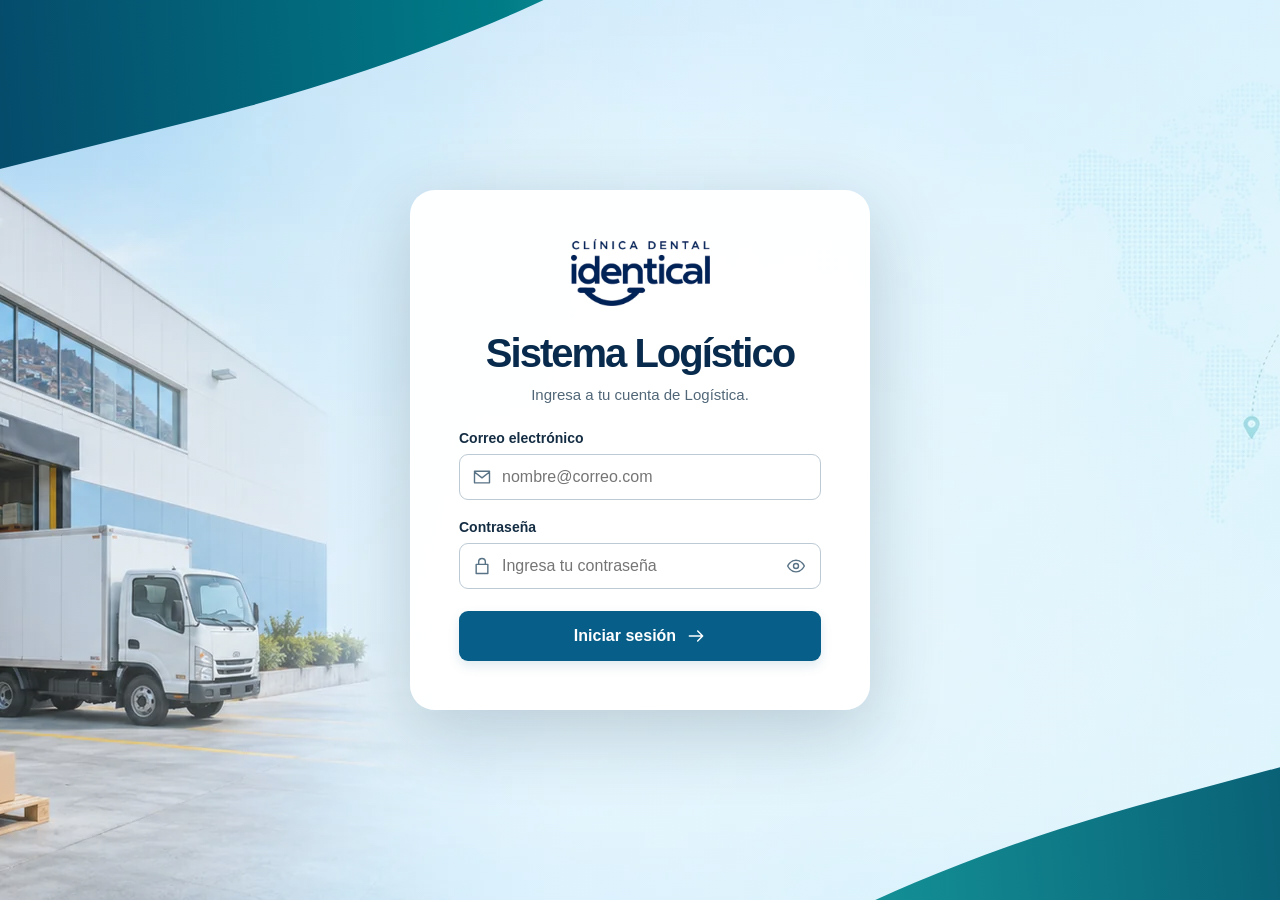
<file: index.html>
<!doctype html>
<html lang="es-PE">
<head>
<meta charset="utf-8"><meta name="viewport" content="width=device-width,initial-scale=1">
<meta name="color-scheme" content="light"><meta name="theme-color" content="#092c47">
<meta name="referrer" content="no-referrer"><meta name="robots" content="noindex,nofollow">
<title>Sistema Logístico · Identical</title>
<link rel="icon" href="./identical.jpg"><link rel="stylesheet" href="./portal.css"><link rel="stylesheet" href="./modulos.css">
<script type="module" src="./portal.js?v=20261126-qr8"></script>
</head>
<body>
<main id="login" class="login">
  <div class="franja" aria-hidden="true"></div>
  <section class="login-card" aria-labelledby="titulo-login">
    <img class="brand-login" src="./identical.jpg" alt="Clínica Dental Identical" width="170" height="82">
    <div class="login-intro"><h1 id="titulo-login">Sistema Logístico</h1><p>Ingresa a tu cuenta de Logística.</p></div>
    <form id="login-form">
      <label for="email">Correo electrónico</label>
      <div class="field"><span data-icon="mail" aria-hidden="true"></span><input id="email" name="email" type="email" autocomplete="username" placeholder="nombre@correo.com" required></div>
      <label for="password">Contraseña</label>
      <div class="field"><span data-icon="lock" aria-hidden="true"></span><input id="password" name="password" type="password" autocomplete="current-password" placeholder="Ingresa tu contraseña" required><button type="button" id="reveal" class="plain" aria-label="Mostrar contraseña" aria-pressed="false"><span data-icon="eye"></span></button></div>
      <p id="login-message" class="feedback" role="status" aria-live="polite"></p>
      <button type="submit" id="enter" class="enter"><span>Iniciar sesión</span><span data-icon="arrow"></span></button>
    </form>
  </section>
</main>
<div id="app" hidden>
  <header class="header">
    <div class="header-inner">
      <button type="button" id="home-brand" class="brand-bar" aria-label="Ir a módulos"><img src="./identical.jpg" alt="Identical"><span>Logística</span></button>
      <div class="header-tools"><span id="user-email"></span><button type="button" id="logout" class="outline"><span data-icon="exit"></span>Cerrar sesión</button></div>
    </div>
    <nav id="nav" aria-label="Navegación principal"><div><button data-go="home">Módulos</button><button data-go="kardex">Kardex</button><button data-go="maestra">Data Maestra</button><button data-go="qr">Etiquetas QR</button></div></nav>
  </header>
  <main id="content" class="content" tabindex="-1"></main>
  <footer class="footer"><span>Clínica Dental Identical</span><span>Sistema Logístico</span></footer>
</div>
<noscript>Activa JavaScript en el navegador para ingresar al sistema logístico.</noscript>
</body></html>
</file>
<file: portal.css>
:root{font-family:"DM Sans","Segoe UI",Arial,sans-serif;color:#142d43;background:#f3f7f9;font-synthesis:none;--navy:#092c47;--teal:#007e80;--ink:#142d43;--muted:#516778;--border:#d6e1e7;--shadow:0 12px 35px rgb(13 46 65 / .08)}
*{box-sizing:border-box}body{margin:0}button,input,select,textarea{font:inherit}button{cursor:pointer}button:disabled{cursor:default}button:focus-visible,a:focus-visible,input:focus-visible,select:focus-visible,textarea:focus-visible{outline:3px solid #00a0ad;outline-offset:3px}[hidden]{display:none!important}
.login{min-height:100vh;min-height:100svh;display:grid;place-items:center;padding:clamp(24px,6vw,84px) 20px;background:#deebf0 url("./almacen.webp") center/cover no-repeat;position:relative;isolation:isolate;overflow:hidden}
.login::before{content:"";position:absolute;inset:0;background:linear-gradient(110deg,rgba(4,49,66,.05),rgba(243,250,252,.3) 45%,rgba(235,249,251,.63));z-index:-1}
.franja{position:absolute;left:-14vw;top:-13vw;width:75vw;height:20vw;transform:rotate(-14deg);background:linear-gradient(100deg,#073a61,#007c87 70%,#33beb7);border-radius:0 0 65% 5%;z-index:-1}
.login::after{content:"";position:absolute;bottom:-11vw;right:-12vw;width:62vw;height:16vw;transform:rotate(-15deg);border-radius:70% 0 0 0;background:linear-gradient(100deg,#19aca8,#06506b);z-index:-1}
.login-card{width:min(100%,460px);border:1px solid rgba(255,255,255,.9);border-radius:25px;padding:clamp(28px,4vw,48px);background:rgb(255 255 255 / .97);box-shadow:0 22px 72px rgb(12 50 71 / .21)}
.brand-login{display:block;width:139px;height:auto;margin:0 auto 26px}.login-intro{text-align:center;margin-bottom:27px}.login-intro h1{color:#082b4d;letter-spacing:-.05em;font-size:clamp(31px,4.2vw,40px);line-height:1.09;margin:0}.login-intro p{margin:10px 0 0;color:var(--muted);font-size:15px}
.login label{display:block;font-size:14px;font-weight:690;margin:19px 0 8px}.field{display:flex;align-items:center;gap:10px;border:1px solid #bccad5;border-radius:9px;padding:0 12px;background:white;color:#587286}.field:focus-within{border-color:#028489;box-shadow:0 0 0 3px #d8f0ef}.field input{width:100%;min-width:0;border:none;outline:none;padding:13px 0;color:var(--ink);background:transparent}.field input:focus-visible{outline:none}.field .plain{background:none;border:0;padding:7px 2px;color:inherit}
[data-icon] svg{width:20px;height:20px;display:block;stroke:currentColor;fill:none;stroke-width:1.7;stroke-linecap:round;stroke-linejoin:round}.feedback{font-size:14px;line-height:1.45;color:#9d3231;margin:10px 0}.feedback:empty{display:none}.enter,.outline{display:inline-flex;align-items:center;justify-content:center;gap:10px;border-radius:9px;font-weight:650}.enter{width:100%;background:#075e88;border:1px solid transparent;color:white;padding:14px 18px;margin:22px 0 0;box-shadow:0 5px 12px rgb(0 93 128 / .13)}.enter:hover{background:#08496d}.enter:disabled,.outline:disabled{opacity:.65}.outline{border:1px solid var(--border);background:white;color:var(--navy);padding:9px 14px}.outline:hover{background:#edf6f7}
#app{min-height:100vh;display:flex;flex-direction:column}.header{background:white;border-bottom:1px solid var(--border)}.header-inner,.header nav>div,.content,.footer{width:min(100% - clamp(30px,7vw,92px),1480px);margin-inline:auto}.header-inner,.header-tools{display:flex;align-items:center;justify-content:space-between;gap:16px}.header-inner{min-height:76px}.brand-bar{padding:0;background:none;border:0;display:flex;align-items:center;color:var(--navy);gap:20px}.brand-bar img{width:91px;display:block}.brand-bar span{padding-left:20px;border-left:1px solid var(--border);font-size:21px;font-weight:650;letter-spacing:-.03em}.header-tools{font-size:13px;color:var(--muted)}.header nav{background:#092e4b}.header nav>div{display:flex;gap:12px;overflow-x:auto;scrollbar-width:thin}.header nav button{flex:none;background:transparent;color:#d4e4ed;border:0;padding:15px 11px 12px;border-bottom:3px solid transparent;font-size:14px;font-weight:600}.header nav button[aria-current=page]{color:white;border-color:#4ed1c1}.header nav button:hover{color:#fff;background:#133f58}
.content{padding:clamp(24px,4vw,52px) 0;flex:1;outline:none}.home-heading{margin:3px 0 24px}.home-heading h1,.qr-heading h1{font-size:clamp(29px,4vw,40px);line-height:1.13;letter-spacing:-.045em;margin:0}.home-heading p,.qr-heading p{margin:9px 0 0;color:var(--muted);line-height:1.5}.module-grid{display:grid;grid-template-columns:repeat(2,minmax(0,1fr));gap:18px;max-width:1080px}.module-card{display:flex;flex-direction:column;align-items:flex-start;gap:12px;text-align:left;min-height:192px;padding:25px 27px;border-radius:15px;background:#fff;border:1px solid #cbdde0;box-shadow:0 3px 14px rgb(8 48 67 / .04);color:var(--ink)}button.module-card:hover{border-color:#008185;box-shadow:var(--shadow)}.module-card h2{font-size:23px;letter-spacing:-.035em;margin:0}.module-card p{margin:0;color:var(--muted);font-size:15px;line-height:1.45}.module-icon{border-radius:11px;width:43px;height:43px;display:grid;place-content:center;background:#e7f3f2;color:#087e79}.module-icon svg{width:24px;height:24px}.module-card.maestra .module-icon{background:#e9f1fb;color:#2c6795}.module-card.inactive{background:#f8fafb;border-color:#e0e7eb;box-shadow:none}.inactive .module-icon{color:#688090;background:#e9eff2}.card-action{font-size:13px;font-weight:650;color:#007c7f;display:flex;align-items:center;gap:8px;margin-top:auto}.card-action svg{width:15px;height:15px}.inactive .card-action{color:#667888}
.qr-heading{display:flex;align-items:center;justify-content:space-between;gap:12px;margin-bottom:18px}.qr-frame{width:100%;border:1px solid var(--border);border-radius:12px;background:white;min-height:700px;height:82vh}.footer{border-top:1px solid var(--border);color:#627583;padding:18px 0;display:flex;justify-content:space-between;gap:12px;font-size:12px}.portal-error{color:#942c2a;border:1px solid #efcfce;border-radius:10px;background:#fff7f5;padding:15px}
@media(max-width:680px){.module-grid{gap:10px}.module-card{padding:17px;min-height:174px;gap:10px}.module-card h2{font-size:19px}.module-card p{font-size:13px}.header-inner{min-height:62px}.header nav>div{gap:3px}.header nav button{padding:12px 6px 9px;font-size:13px}.brand-bar img{width:75px}.brand-bar,.header-tools{gap:10px}.brand-bar span{font-size:16px;padding-left:10px}#user-email{display:none}.outline{padding:8px 9px;font-size:13px}.qr-frame{min-height:620px}.login-card{border-radius:18px}.footer{font-size:11px}}
@media(max-width:385px){.module-grid{grid-template-columns:1fr}.module-card{min-height:142px}.header nav button{font-size:12px}}
</file>
<file: modulos.css>
.ix-module,.ix-dialog {
  --ix-navy:#113751;
  --ix-text:#193348;
  --ix-muted:#526c7c;
  --ix-border:#d9e4e9;
  --ix-teal:#00797b;
  --ix-soft:#f3f8fa;
  color:var(--ix-text);
  font-family:"DM Sans","Segoe UI",Arial,sans-serif;
  font-size:14px;
  line-height:1.45;
}

.ix-module {
  display:grid;
  gap:18px;
  min-width:0;
}

.ix-module *,.ix-dialog * {
  box-sizing:border-box;
}

.ix-pagehead,.ix-title,.ix-head-actions,.ix-cardhead,.ix-actions,.ix-dialog-head,.ix-dialog-foot,.ix-pager,.ix-side-row,.ix-side-count,.ix-product-line {
  display:flex;
  align-items:center;
}

.ix-pagehead,.ix-cardhead,.ix-dialog-head,.ix-pager,.ix-side-row {
  justify-content:space-between;
  gap:12px;
}

.ix-title,.ix-head-actions,.ix-cardhead h2,.ix-dialog-foot,.ix-product-line {
  gap:12px;
}

.ix-title h1,.ix-cardhead h2,.ix-dialog-head h2,.ix-product-line h3,.ix-search-empty p,.ix-notice {
  margin:0;
}

.ix-title h1 {
  font-size:clamp(30px,3.5vw,42px);
  letter-spacing:-.045em;
  line-height:1.12;
  color:var(--ix-navy);
}

.ix-title-icon,.ix-stat-icon,.ix-quick-icon,.ix-tool-icon,.ix-search-empty>span {
  display:grid;
  place-items:center;
  flex:none;
  border-radius:13px;
}

.ix-title-icon {
  width:45px;
  height:45px;
  background:#dcefed;
  color:#047775;
}

.ix-title-icon svg {
  width:25px;
  height:25px;
}

.ix-asof,.ix-hint,.ix-empty-inline,.ix-pager>span {
  color:var(--ix-muted);
  font-size:13px;
}

.ix-head-actions {
  flex-wrap:wrap;
  justify-content:flex-end;
}

.ix-module button,.ix-dialog button,.ix-module input,.ix-dialog input,.ix-module select,.ix-dialog select,.ix-dialog textarea {
  font:inherit;
}

.ix-button,.ix-tool,.ix-stat,.ix-code-link,.ix-side-row,.ix-suggestions button {
  transition:background .14s,border-color .14s,box-shadow .14s;
}

.ix-button {
  display:inline-flex;
  align-items:center;
  justify-content:center;
  gap:7px;
  min-height:38px;
  padding:8px 13px;
  background:#fff;
  color:var(--ix-navy);
  border:1px solid #c8d8df;
  border-radius:8px;
  font-size:14px;
  font-weight:650;
  line-height:1.2;
}

.ix-button svg {
  width:17px;
  height:17px;
  flex:none;
}

.ix-button:hover:enabled {
  background:#eef7f7;
  border-color:#88b6b8;
}

.ix-button:disabled,.ix-dialog input:disabled,.ix-dialog select:disabled {
  opacity:.54;
  cursor:default;
}

.ix-button.ix-small {
  min-height:31px;
  padding:5px 9px;
  font-size:12px;
}

.ix-small svg,.ix-text svg {
  width:15px;
  height:15px;
}

.ix-primary,.ix-green,.ix-blue {
  color:#fff;
  border-color:transparent;
}

.ix-primary {
  background:#007a7e;
}

.ix-primary:hover:enabled {
  color:#fff;
  background:#006467;
}

.ix-green {
  background:#08794f;
}

.ix-green:hover:enabled {
  color:#fff;
  background:#075e3e;
}

.ix-blue {
  background:#09649a;
}

.ix-blue:hover:enabled {
  background:#07527e;
  color:#fff;
}

.ix-outlined {
  border-color:#61a7aa;
  color:#006b70;
}

.ix-danger {
  color:#a03336;
  border-color:#ddb8ba;
}

.ix-danger:hover:enabled {
  color:#852629;
  background:#fff1f1;
  border-color:#c68587;
}

.ix-solid-danger {
  color:white;
  background:#a53638;
  border-color:#a53638;
}

.ix-solid-danger:hover:enabled {
  background:#84282a;
  color:white;
  border-color:#84282a;
}

.ix-text {
  border-color:transparent;
  background:transparent;
  color:#006c70;
  min-height:30px;
  padding:3px 5px;
  font-size:13px;
}

.ix-icon {
  padding:6px;
  width:32px;
  height:32px;
  min-height:32px;
}

.ix-icon>span {
  position:absolute;
  width:1px;
  height:1px;
  clip-path:inset(50%);
  overflow:hidden;
}

.ix-actions {
  flex-wrap:wrap;
  gap:6px;
}

.ix-module :focus-visible,.ix-dialog :focus-visible {
  outline:3px solid #00969f;
  outline-offset:3px;
}

.ix-nav {
  display:flex;
  gap:4px;
  overflow-x:auto;
  max-width:100%;
  border-bottom:1px solid var(--ix-border);
  scrollbar-width:thin;
  scrollbar-color:#bad0d5 transparent;
  padding:0 2px 3px;
}

.ix-nav .ix-button {
  flex:none;
  min-height:42px;
  background:transparent;
  color:#536c7c;
  border:0;
  border-bottom:3px solid transparent;
  border-radius:6px 6px 0 0;
  padding:9px 12px;
  font-size:13px;
}

.ix-nav .ix-button.is-current {
  background:#e3f2f1;
  color:#075f64;
  border-bottom-color:#008887;
}

.ix-nav .ix-button:hover {
  background:#eef5f6;
}

.ix-stats {
  display:grid;
  grid-template-columns:repeat(4,minmax(0,1fr));
  gap:13px;
}

.ix-stat {
  display:flex;
  align-items:center;
  gap:12px;
  min-width:0;
  text-align:left;
  padding:clamp(13px,1.5vw,22px);
  border:1px solid #d4e6e4;
  border-radius:14px;
  color:var(--ix-navy);
  background:#eef7f5;
}

.ix-stat.mint {
  background:#eaf6f2;
}

.ix-stat.sky {
  background:#edf5fc;
  border-color:#d6e5f1;
}

.ix-stat.lilac {
  background:#f2effa;
  border-color:#e3deee;
}

.ix-stat.peach {
  background:#fcf4e9;
  border-color:#efdfc9;
}

.ix-stat:hover:enabled,.ix-tool:hover:enabled,.ix-side-row:hover:enabled {
  box-shadow:0 2px 10px #123c4610;
  border-color:#83aaa9;
}

.ix-stat-icon {
  width:43px;
  height:43px;
  background:#d3eee3;
  color:#177c5b;
}

.ix-stat.sky .ix-stat-icon {
  background:#d7e9fb;
  color:#2f719f;
}

.ix-stat.lilac .ix-stat-icon {
  background:#e7def6;
  color:#7655a5;
}

.ix-stat.peach .ix-stat-icon {
  background:#f8e4c9;
  color:#a36419;
}

.ix-stat-icon svg {
  width:24px;
  height:24px;
}

.ix-stat-values {
  min-width:0;
}

.ix-stat-values>span {
  display:block;
  color:#3c5263;
  font-size:12px;
  font-weight:650;
}

.ix-stat-values strong {
  display:block;
  font-size:clamp(24px,2.6vw,35px);
  line-height:1.15;
  letter-spacing:-.055em;
}

.ix-card {
  min-width:0;
  padding:clamp(16px,2vw,26px);
  background:#fff;
  border:1px solid var(--ix-border);
  border-radius:15px;
  box-shadow:0 4px 16px #123b4d08;
}

.ix-cardhead {
  margin-bottom:14px;
  flex-wrap:wrap;
}

.ix-cardhead h2,.ix-dialog-head h2 {
  font-size:clamp(17px,1.55vw,21px);
  letter-spacing:-.03em;
  font-weight:700;
  color:var(--ix-navy);
  line-height:1.25;
}

.ix-cardhead h2 {
  display:flex;
  align-items:center;
}

.ix-cardhead h2 svg {
  color:#14787c;
  flex:none;
}

.ix-columns {
  display:grid;
  grid-template-columns:minmax(0,2fr) minmax(245px,1fr);
  align-items:start;
  gap:16px;
}

.ix-operation-bar,.ix-filters,.ix-finder {
  display:flex;
  flex-wrap:wrap;
  align-items:center;
  gap:8px;
}

.ix-operation-bar .ix-button {
  min-height:41px;
  padding-inline:18px;
}

.ix-finder,.ix-filters {
  margin-bottom:14px;
}

.ix-searchbox {
  display:flex;
  align-items:center;
  gap:8px;
  min-width:145px;
  flex:1 1 200px;
  border:1px solid #c9d7df;
  background:#fff;
  border-radius:8px;
  color:#66808e;
  padding:0 11px;
}

.ix-searchbox:focus-within {
  border-color:#007e86;
  box-shadow:0 0 0 2px #d8efee;
}

.ix-searchbox svg {
  width:17px;
  height:17px;
  flex:none;
}

.ix-searchbox input,.ix-module select,.ix-dialog input,.ix-dialog select,.ix-dialog textarea {
  height:38px;
  color:var(--ix-text);
  background:#fff;
  max-width:100%;
}

.ix-searchbox input {
  border:0;
  outline:0;
  min-width:0;
  width:100%;
  padding:6px 0;
  background:transparent;
}

.ix-searchbox input:focus-visible {
  outline:0;
}

.ix-module select,.ix-dialog select,.ix-dialog input,.ix-dialog textarea {
  border:1px solid #c9d7df;
  border-radius:7px;
  padding:6px 9px;
}

.ix-search-empty {
  display:flex;
  align-items:center;
  gap:13px;
  padding:18px 16px;
  border:1px dashed #cddfe2;
  background:#f7fbfa;
  border-radius:10px;
}

.ix-search-empty>span,.ix-quick-icon,.ix-tool-icon {
  height:38px;
  width:38px;
  background:#e1f0ef;
  color:#14797b;
}

.ix-search-empty p {
  color:var(--ix-muted);
  font-size:13px;
  margin-top:2px;
}

.ix-list {
  display:grid;
  gap:6px;
}

.ix-side-row,.ix-suggestions button {
  width:100%;
  text-align:left;
  background:#fff;
  color:var(--ix-text);
  border:1px solid var(--ix-border);
  border-radius:8px;
  font-size:13px;
  font-weight:550;
  padding:9px 11px;
}

.ix-side-count {
  gap:5px;
  color:#467181;
  font-size:12px;
  font-weight:550;
}

.ix-side-count svg {
  width:14px;
  height:14px;
}

.ix-quick-result {
  display:grid;
  gap:12px;
}

.ix-product-line {
  align-items:flex-start;
}

.ix-product-line h3 {
  font-size:17px;
  line-height:1.25;
  letter-spacing:-.02em;
  margin-top:5px;
}

.ix-code {
  font-family:"IBM Plex Mono",ui-monospace,Consolas,monospace;
  font-size:12px;
  font-weight:550;
  color:#245068;
  letter-spacing:.01em;
}

.ix-code-link {
  background:#edf5f7;
  border:1px solid transparent;
  color:#06646a;
  border-radius:5px;
  padding:3px 5px;
}

.ix-code-link:hover {
  border-color:#83b7b8;
  background:#e3f2f1;
}

.ix-kv-inline,.ix-kv-inline dt,.ix-kv-inline dd,.ix-details,.ix-details dt,.ix-details dd {
  margin:0;
}

.ix-kv-inline {
  display:flex;
  flex-wrap:wrap;
  gap:9px 24px;
  background:#f5f9fa;
  padding:11px 13px;
  border-radius:8px;
}

.ix-kv-inline dt,.ix-details dt {
  color:#546c7b;
  font-size:12px;
}

.ix-kv-inline dd {
  font-size:14px;
  font-weight:650;
}

.ix-suggestions {
  display:grid;
  gap:5px;
}

.ix-suggestions button {
  display:flex;
  align-items:center;
  gap:10px;
}

.ix-suggestions button svg {
  margin-left:auto;
  width:16px;
  height:16px;
}

.ix-suggestions button:hover {
  background:#f3f9fa;
}

.ix-hint,.ix-empty-inline {
  margin:8px 0;
}

.ix-table-scroll {
  max-width:100%;
  overflow:auto;
  scrollbar-width:thin;
  scrollbar-color:#b7cbd0 transparent;
  border:1px solid var(--ix-border);
  border-radius:8px;
}

.ix-table {
  width:100%;
  border-collapse:collapse;
  text-align:left;
  font-size:13px;
  line-height:1.4;
}

.ix-table th,.ix-table td {
  padding:9px 10px;
  vertical-align:middle;
  border-bottom:1px solid #e5ecef;
  word-break:normal;
}

.ix-table th {
  white-space:nowrap;
  color:#526a79;
  background:#edf3f6;
  font-size:12px;
  font-weight:670;
}

.ix-table tbody tr:last-child td {
  border:0;
}

.ix-table tbody tr:nth-child(even) {
  background:#fbfdfe;
}

.ix-table tbody tr:hover {
  background:#f3f9fa;
}

.ix-table .is-num {
  text-align:right;
  font-variant-numeric:tabular-nums;
  white-space:nowrap;
}

.ix-table td .ix-actions {
  flex-wrap:nowrap;
}

.ix-table .ix-empty,.ix-empty-inline {
  text-align:left;
  color:var(--ix-muted);
}

.ix-table .ix-empty {
  padding:18px;
}

.ix-badge {
  display:inline-block;
  white-space:nowrap;
  font-size:11px;
  font-weight:700;
  line-height:1.4;
  padding:3px 7px;
  border-radius:5px;
  background:#e9eff3;
  color:#385569;
}

.ix-badge.green,.ix-badge.success {
  background:#e0f1e7;
  color:#246646;
}

.ix-badge.blue {
  background:#e1edf8;
  color:#255c84;
}

.ix-badge.violet {
  background:#ede5f8;
  color:#68478c;
}

.ix-badge.amber {
  background:#fbedd2;
  color:#80541c;
}

.ix-badge.red,.ix-badge.error {
  background:#fae4e3;
  color:#9b3839;
}

.ix-badge.muted {
  background:#edf0f2;
  color:#596772;
}

.ix-pager {
  margin-top:12px;
  flex-wrap:wrap;
}

.ix-pager>div {
  display:flex;
  gap:6px;
}

.ix-tool-grid {
  display:grid;
  grid-template-columns:repeat(auto-fit,minmax(min(200px,100%),1fr));
  gap:10px;
}

.ix-tool {
  display:flex;
  align-items:center;
  gap:10px;
  text-align:left;
  padding:14px;
  background:#f9fbfc;
  border:1px solid var(--ix-border);
  border-radius:9px;
  color:var(--ix-text);
}

.ix-tool strong {
  font-size:14px;
}

.ix-tool>svg {
  margin-left:auto;
  width:15px;
  height:15px;
}

.ix-tool-icon {
  width:32px;
  height:32px;
  border-radius:8px;
}

.ix-tool-icon svg {
  width:17px;
  height:17px;
}

.ix-loading,.ix-notice {
  padding:13px 15px;
  border:1px solid #cde3e3;
  border-radius:8px;
  background:#edf7f6;
  color:#225d60;
  font-size:14px;
}

.ix-notice.error {
  background:#fff4f3;
  color:#8d3336;
  border-color:#e8c8c8;
}

.ix-notice.warning {
  background:#fff7e7;
  color:#805521;
  border-color:#ebd6ae;
}

.ix-loading {
  display:flex;
  align-items:center;
  gap:10px;
}

.ix-spinner {
  border:2px solid #b5dddb;
  border-top-color:#00777b;
  width:17px;
  height:17px;
  border-radius:50%;
  animation:ix-spin .8s linear infinite;
}

@keyframes ix-spin {
  to {
    transform:rotate(360deg);
  }
}

.ix-dialog {
  margin:auto;
  width:min(640px,calc(100vw - 28px));
  max-height:min(85vh,780px);
  max-height:min(85dvh,780px);
  padding:0;
  border:1px solid #c8d9df;
  border-radius:15px;
  box-shadow:0 20px 70px #092d4580;
  background:#fff;
  overflow:auto;
}

.ix-dialog::backdrop {
  background:rgb(10 33 48 / .5);
}

.ix-dialog-head,.ix-dialog-foot {
  background:#fff;
  position:sticky;
  z-index:1;
  padding:14px 19px;
}

.ix-dialog-head {
  top:0;
  border-bottom:1px solid var(--ix-border);
}

.ix-dialog-foot {
  bottom:0;
  border-top:1px solid var(--ix-border);
  justify-content:flex-end;
  flex-wrap:wrap;
  gap:7px;
}

.ix-dialog-content {
  padding:18px 19px;
}

.ix-fields,.ix-details {
  display:grid;
  grid-template-columns:repeat(2,minmax(0,1fr));
  gap:13px;
}

.ix-fields {
  margin:0;
  padding:0;
  border:none;
}

.ix-field {
  display:grid;
  align-content:start;
  gap:5px;
  min-width:0;
  font-size:13px;
  font-weight:600;
}

.ix-field input,.ix-field select,.ix-field textarea {
  width:100%;
  font-size:14px;
  font-weight:400;
}

.ix-field textarea {
  height:auto;
  min-height:80px;
}

.ix-field input[type=file] {
  height:auto;
  padding:10px;
}

.ix-form-error:empty {
  display:none;
}

.ix-form-error {
  margin-top:12px;
  padding:8px 11px;
  color:#903a3c;
  background:#fff3f2;
  border-radius:7px;
  font-size:13px;
}

.ix-details {
  gap:0 18px;
}

.ix-details>div {
  min-width:0;
  padding:9px 0;
  border-bottom:1px solid #e5ecef;
}

.ix-details dd {
  overflow-wrap:anywhere;
}

.ix-dialog a,.ix-module a {
  color:#066d74;
}

.ix-dialog-copy {
  margin:0 0 14px;
}

.ix-notice small {
  display:block;
}

.ix-master-state {
  white-space:nowrap;
}

@media(max-width:930px) {
  .ix-columns {
    grid-template-columns:minmax(0,1.7fr) minmax(210px,1fr);
  }
  .ix-stat {
    gap:8px;
  }
  .ix-stat-icon {
    width:34px;
    height:34px;
  }
  .ix-stat-icon svg {
    width:20px;
    height:20px;
  }
  .ix-nav .ix-button {
    padding-inline:9px;
  }
}

@media(max-width:760px) {
  .ix-columns {
    grid-template-columns:1fr;
  }
  .ix-stats {
    grid-template-columns:repeat(2,minmax(0,1fr));
    gap:8px;
  }
  .ix-module {
    gap:13px;
  }
  .ix-operation-bar {
    display:grid;
    grid-template-columns:1fr 1fr;
  }
  .ix-operation-bar .ix-button {
    min-height:39px;
    padding:7px;
  }
  .ix-asof {
    display:none;
  }
  .ix-finder select,.ix-filters select {
    max-width:100%;
  }
  .ix-list {
    grid-template-columns:repeat(2,minmax(0,1fr));
  }
  .ix-table th,.ix-table td {
    padding:8px;
  }
  .ix-dialog-content {
    padding:15px;
  }
}

@media(max-width:460px) {
  .ix-pagehead,.ix-cardhead {
    gap:7px;
  }
  .ix-title {
    gap:8px;
  }
  .ix-title-icon {
    width:35px;
    height:35px;
    border-radius:9px;
  }
  .ix-title-icon svg {
    width:20px;
    height:20px;
  }
  .ix-title h1 {
    font-size:28px;
  }
  .ix-stat {
    padding:11px;
  }
  .ix-stat-values>span {
    font-size:11px;
  }
  .ix-nav .ix-button svg {
    width:15px;
    height:15px;
  }
  .ix-card {
    padding:13px;
    border-radius:11px;
  }
  .ix-head-actions .ix-button {
    min-height:33px;
  }
  .ix-list {
    grid-template-columns:1fr;
  }
  .ix-cardhead .ix-actions {
    max-width:100%;
  }
  .ix-searchbox {
    flex-basis:100%;
  }
  .ix-kv-inline {
    gap:8px 16px;
  }
  .ix-fields,.ix-details {
    grid-template-columns:1fr;
  }
  .ix-dialog-foot .ix-button {
    flex:1 1 auto;
  }
  .ix-stat-values strong {
    font-size:24px;
  }
}

@media(prefers-reduced-motion:reduce) {
  .ix-module *,.ix-dialog * {
    transition:none!important;
  }
  .ix-spinner {
    animation:none;
  }
}

.ix-detail-actions {
  margin-top:15px;
}
</file>
